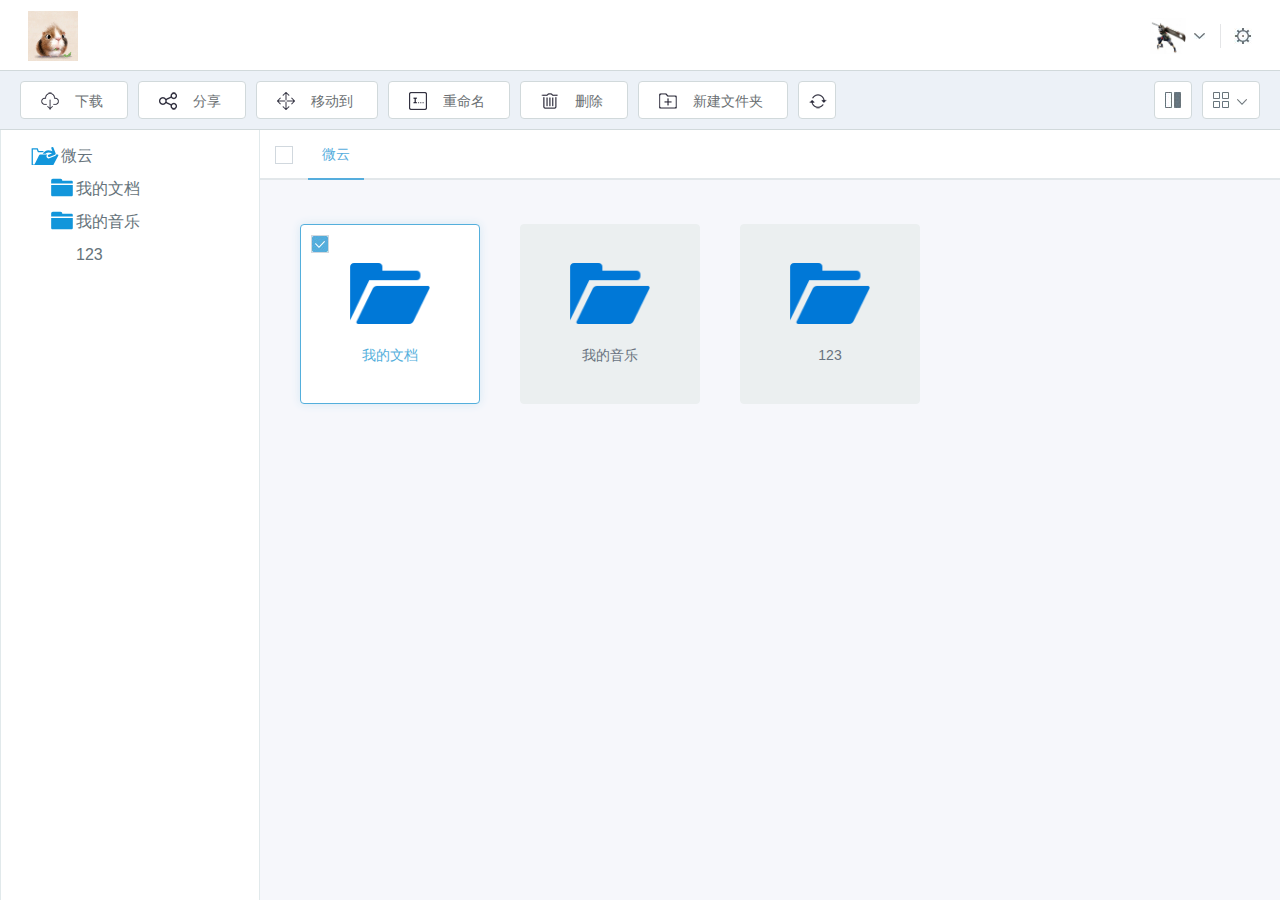
<file: 云/index.html>
<!DOCTYPE html>
<html>

<head>
    <meta charset="UTF-8">
    <title></title>
    <link rel="stylesheet" type="text/css" href="css/css.css" />
</head>

<body>
    <div id="box">
        <header id="head">
            <div id="top">
                <h1 class="title">
                    <a href="" title="妙味云盘"><img src="./img/mouse.png" alt=""> </a>
                </h1>
                <div class="right">
                    <div class="user">
                        <span><img src="img/user-ico.jpg" alt="" /></span>
                        <i></i>
                    </div>
                    <div class="gap"></div>
                    <div class="set"></div>
                </div>
            </div>
            <div id="nav">
                <ul class="nav_left" onselectstart="return false;">
                    <li><i></i>下载</li>
                    <li><i></i>分享</li>
                    <li id="remove"><i></i>移动到</li>
                    <li id="rename"><i></i>重命名</li>
                    <li id="del"><i></i>删除</li>
                    <li id="create"><i></i>新建文件夹</li>
                    <li><i></i></li>
                </ul>
                <div class="nav_right">
                    <div class="show_mode"></div>
                    <div class="sort_mode">
                        <i></i>
                        <div class="cover"></div>
                        <ul>
                            <li>按时间排列</li>
                            <li>按字母排列</li>
                            <li>显示缩略图</li>
                        </ul>
                    </div>
                </div>
            </div>
        </header>
        <section id="section">
            <div class="tree-menu" class="fix" onselectstart="return false;">
                <!-- <ul>
                    <li>
                        <div class="tree-title tree-ico open">
                            <span><i></i>微云</span>
                        </div>
                        <ul>
                            <li>
                                <div class="tree-title tree-ico close">
                                    <span><i></i>我的文档</span>
                                </div>
                            </li>
                            <li>
                                <div class="tree-title tree-ico close">
                                    <span><i></i>我的音乐</span>
                                </div>
                            </li>
                            <li>
                                <div class="tree-title tree-ico-none ">
                                    <span><i></i>123</span>
                                </div>
                            </li>
                        </ul>
                    </li> -->
                    <!-- 以下 左tree 是展开 -->
                    <!-- <li>
                        <div class="tree-title tree-ico open">
                            <span><i></i>微云</span>
                        </div>
                        <ul>
                            <li>
                                <div class="tree-title tree-ico open">
                                    <span><i></i>我的文档</span>
                                </div>
                                <ul>
                                    <li>
                                        <div class="tree-title tree-ico-none">
                                            <span><i></i>js程序设计</span>
                                        </div>
                                    </li>
                                    <li>
                                        <div class="tree-title tree-ico-none">
                                            <span><i></i>js权威指南</span>
                                        </div>
                                    </li>
                                </ul>
                            </li>
                            <li>
                                <div class="tree-title tree-ico open">
                                    <span><i></i>我的音乐</span>
                                </div>
                                <ul>
                                    <li>
                                        <div class="tree-title tree-ico open">
                                            <span><i></i>周杰伦</span>
                                        </div>
                                        <ul>
                                            <li>
                                                <div class="tree-title tree-ico-none">
                                                    <span><i></i>发如雪</span>
                                                </div>
                                            </li>
                                            <li>
                                                <div class="tree-title tree-ico-none">
                                                    <span><i></i>夜曲</span>
                                                </div>
                                            </li>
                                            <li>
                                                <div class="tree-title tree-ico-none">
                                                    <span><i></i>稻香</span>
                                                </div>
                                            </li>
                                        </ul>
                                    </li>
                                    <li>
                                        <div class="tree-title tree-ico">
                                            <span><i></i>王杰</span>
                                        </div>
                                    </li>
                                    <li>
                                        <div class="tree-title tree-ico">
                                            <span><i></i>张国荣</span>
                                        </div>
                                    </li>
                                </ul>
                            </li>
                            <li>
                                <div class="tree-title tree-ico-none ">
                                    <span><i></i>123</span>
                                </div>
                            </li>
                        </ul> -->
                    </li>
                </ul>
            </div>
            <div class="folder-content">
                <div class="breadmenu">
                    <div class="checkall">
                        <i id="checkedAll"></i>
                    </div>
                    <div class="bread-nav" onselectstart="return false;">
                        <!-- 这个是操作的东西 -->
                        <!-- <a href="javascript">微云</a>
							<span>我的文档</span> -->
                    </div>
                </div>
                <div class="f-empty"></div>
                <div id="yj-list">
                    <span class="dl">下载</span>
                    <span class="mv">移动到</span>
                    <span class="de">删除</span>
                    <span class="rn">重命名</span>
                    <span class="sh">分享</span>
                </div>
                <div id="fBox">
                    <div class="folders">
                        <!-- 这个是操作的东西 -->
                        <!-- <div class="file-item active">
                                <img src="img/folder-b.png" alt="" />
                                <span class="folder-name">JS基础课程</span>
                                <input type="text" class="editor"/>
                                <i class="checked"></i>
                            </div> -->
                    </div>
                    <div class="kuang"></div>
                </div>
            </div>
        </section>
        <div class="modal-tree">
            <h2>选择存储位置</h2>
            <p class="folderName">我的文档</p>
            <div class="content">

            </div>
            <div class="footer">
                <input type="button" name="" class="cancel" value="取消">
                <input type="button" name="" class="ok" value="确定">
                <p class="tip"></p>
            </div>
            <i class="icon_close"></i>
        </div>
        <!-- 弹框 -->
        <div id="tanbox">
            <div class="conf">
                <i class="close-ico">X</i>
                <h3 class="conf-title">删除文件</h3>
                <div class="conf-content">
                    确定要删除文件吗？
                </div>
                <div class="conf-btn">
                    <a href="javascript:;">确定</a>
                    <a href="javascript:;">取消</a>
                </div>
            </div>
        </div>
        <div class="full-tip-box">
            <span class="full-tip">
                <span class="inner">
                    <!-- <i class="ico"></i> -->
                    <span class="tip-text">新建文件夹成功</span>
                </span>
            </span>
        </div>
    </div>
    <script src="js/sql/data.js"></script>
    <script src="./js/tools/tools_2.0.js"></script>
    <script src="./js/style/style.js"></script>
    <script src="./js/tree/tree.js"></script>
    <script src="./js/folders/folders.js"></script>
    <script src="./js/folders/create.js"></script>
    <script src="./js/folders/kuang.js"></script>
    <script src="./js/folders/checkedall.js"></script>
    <script src="./js/folders/rename.js"></script>
    <script src="./js/folders/dele.js"></script>
    <script src="./js/folders/move.js"></script>
    <script src="./js/breadNav/breadNav.js"></script>
    

   
   
    <!-- <script src="js/tree.js"></script> -->
    

    <script>
        /*
        如果你把云做好，你就走进了顺利就业的那30%的人群中。
    */
        /*
            [
                {
                    name:'微云',
                    children:[
                        {
                            name:'我的音乐',
                            
                        },
                        {
                            name:'我的文档'，
                            children:[
                                {},{},{}
                            ]
                        }
                    ]
                }
            ]

            {
                "0":{
                    id:0,
                    name:'微云',
                    pid:-1
                },
                "1":{
                    id:1,
                    name:'我的音乐',
                    pid:0
                },
                "2":{
                    id:2,
                    name:'我的文档',
                    id:0
                },
                "3":{
                    id:3,
                    name:'我的爱好',
                    pid:0
                }
            }
        */
    </script>
</body>

</html>
</file>
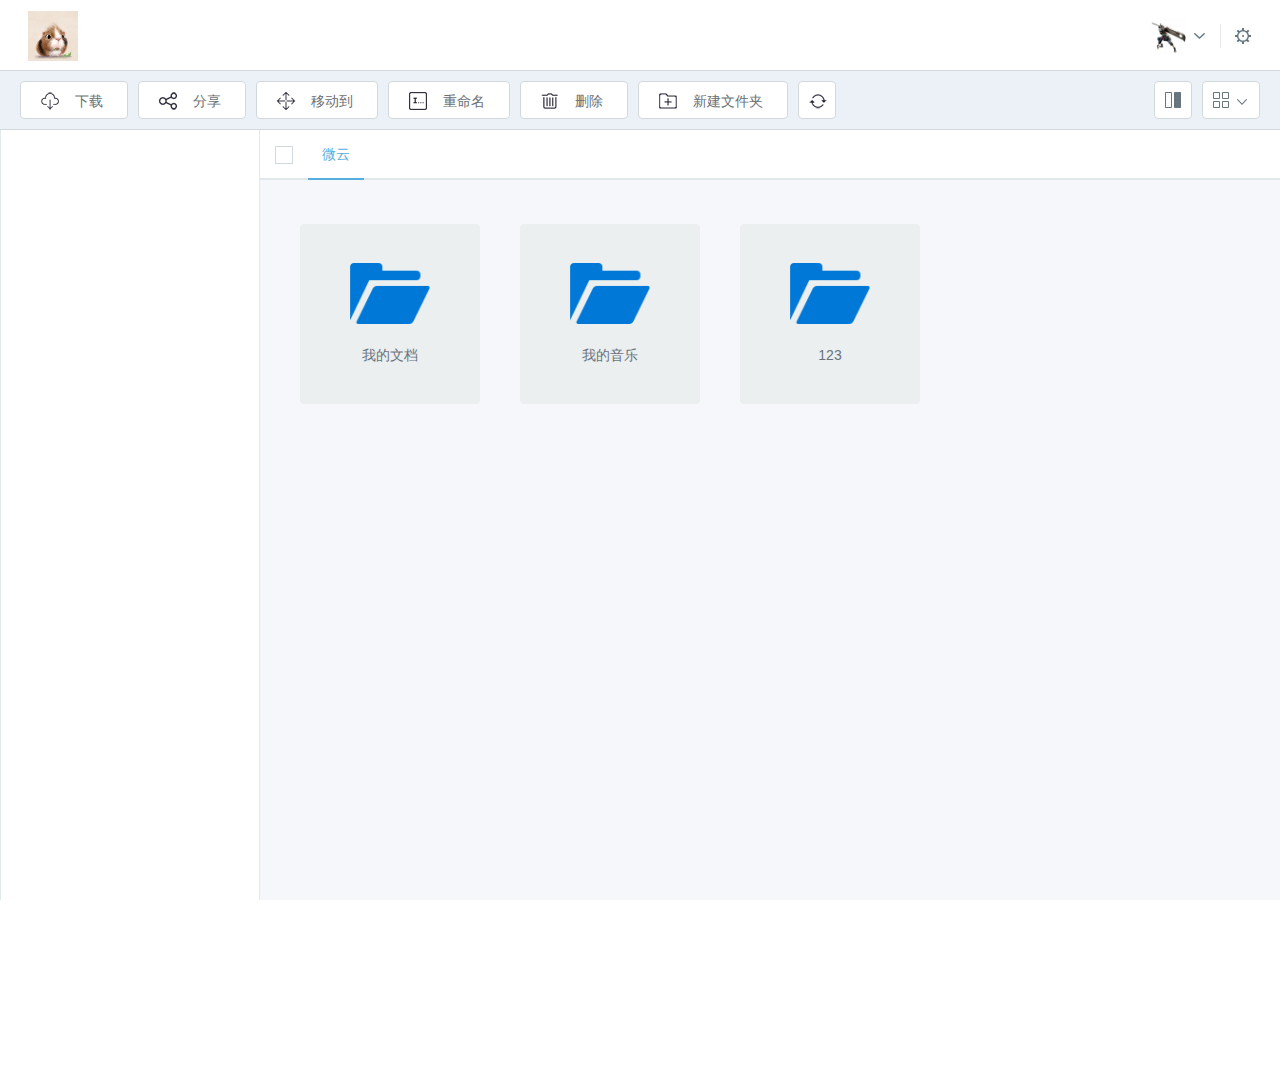
<file: 云盘-版本2/index.html>
<!DOCTYPE html>
<html>

<head>
    <meta charset="UTF-8">
    <title></title>
    <link rel="stylesheet" type="text/css" href="css/css.css" />
</head>

<body id="body">
    <div id="box">
        <header id="head">
            <div id="top">
                <h1 class="title">
                    <a href="" title="妙味云盘"><img src="./img/mouse.png" alt=""> </a>
                </h1>
                <div class="right">
                    <div class="user">
                        <span><img src="img/user-ico.jpg" alt="" /></span>
                        <i></i>
                    </div>
                    <div class="gap"></div>
                    <div class="set"></div>
                </div>
            </div>
            <div id="nav">
                <ul class="nav_left" onselectstart="return false;">
                    <li><i></i>下载</li>
                    <li><i></i>分享</li>
                    <li id="remove"><i></i>移动到</li>
                    <li id="rename"><i></i>重命名</li>
                    <li id="del"><i></i>删除</li>
                    <li id="create"><i></i>新建文件夹</li>
                    <li><i></i></li>
                </ul>
                <div class="nav_right">
                    <div class="show_mode"></div>
                    <div class="sort_mode">
                        <i></i>
                        <div class="cover"></div>
                        <ul>
                            <li>按时间排列</li>
                            <li>按字母排列</li>
                            <li>显示缩略图</li>
                        </ul>
                    </div>
                </div>
            </div>
        </header>
        <section id="section">
            <div class="tree-menu" class="fix" onselectstart="return false;">
                <!-- <ul>
                    <li>
                        <div class="tree-title tree-ico open">
                            <span><i></i>微云</span>
                        </div>
                        <ul>
                            <li>
                                <div class="tree-title tree-ico close">
                                    <span><i></i>我的文档</span>
                                </div>
                            </li>
                            <li>
                                <div class="tree-title tree-ico close">
                                    <span><i></i>我的音乐</span>
                                </div>
                            </li>
                            <li>
                                <div class="tree-title tree-ico-none ">
                                    <span><i></i>123</span>
                                </div>
                            </li>
                        </ul>
                    </li> -->
                <!-- 以下 左tree 是展开 -->
                <!-- <li>
                        <div class="tree-title tree-ico open">
                            <span><i></i>微云</span>
                        </div>
                        <ul>
                            <li>
                                <div class="tree-title tree-ico open">
                                    <span><i></i>我的文档</span>
                                </div>
                                <ul>
                                    <li>
                                        <div class="tree-title tree-ico-none">
                                            <span><i></i>js程序设计</span>
                                        </div>
                                    </li>
                                    <li>
                                        <div class="tree-title tree-ico-none">
                                            <span><i></i>js权威指南</span>
                                        </div>
                                    </li>
                                </ul>
                            </li>
                            <li>
                                <div class="tree-title tree-ico open">
                                    <span><i></i>我的音乐</span>
                                </div>
                                <ul>
                                    <li>
                                        <div class="tree-title tree-ico open">
                                            <span><i></i>周杰伦</span>
                                        </div>
                                        <ul>
                                            <li>
                                                <div class="tree-title tree-ico-none">
                                                    <span><i></i>发如雪</span>
                                                </div>
                                            </li>
                                            <li>
                                                <div class="tree-title tree-ico-none">
                                                    <span><i></i>夜曲</span>
                                                </div>
                                            </li>
                                            <li>
                                                <div class="tree-title tree-ico-none">
                                                    <span><i></i>稻香</span>
                                                </div>
                                            </li>
                                        </ul>
                                    </li>
                                    <li>
                                        <div class="tree-title tree-ico">
                                            <span><i></i>王杰</span>
                                        </div>
                                    </li>
                                    <li>
                                        <div class="tree-title tree-ico">
                                            <span><i></i>张国荣</span>
                                        </div>
                                    </li>
                                </ul>
                            </li>
                            <li>
                                <div class="tree-title tree-ico-none ">
                                    <span><i></i>123</span>
                                </div>
                            </li>
                        </ul>
                    </li> -->
                <!-- </ul> -->
            </div>
            <div class="folder-content">
                <div class="breadmenu">
                    <div class="checkall">
                        <i id="checkedAll"></i>
                    </div>
                    <div class="bread-nav" onselectstart="return false;">
                        <!-- 这个是操作的东西 -->
                        <!-- <a href="javascript">微云</a>
							<span>我的文档</span> -->
                    </div>
                </div>
                <div class="f-empty"></div>
                <div id="yj-list">
                    <span class="dl">下载</span>
                    <span class="mv">移动到</span>
                    <span class="de">删除</span>
                    <span class="rn">重命名</span>
                    <span class="sh">分享</span>
                </div>
                <div id="fBox">
                    <div class="folders">
                        <!-- 这个是操作的东西 -->
                        <!-- <div class="file-item active">
                                <img src="img/folder-b.png" alt="" />
                                <span class="folder-name">JS基础课程</span>
                                <input type="text" class="editor"/>
                                <i class="checked"></i>
                            </div> -->
                    </div>
                    <div class="kuang"></div>
                </div>
            </div>
        </section>
        <div class="modal-tree">
            <h2>选择存储位置</h2>
            <p class="folderName">我的文档</p>
            <div class="content">

            </div>
            <div class="footer">
                <input type="button" name="" class="cancel" value="取消">
                <input type="button" name="" class="ok" value="确定">
                <p class="tip"></p>
            </div>
            <i class="icon_close"></i>
        </div>
        <!-- 弹框 -->
        <div id="tanbox">
            <div class="conf">
                <i class="close-ico">X</i>
                <h3 class="conf-title">删除文件</h3>
                <div class="conf-content">
                    确定要删除文件吗？
                </div>
                <div class="conf-btn">
                    <a href="javascript:;">确定</a>
                    <a href="javascript:;">取消</a>
                </div>
            </div>
        </div>
        <div class="full-tip-box">
            <span class="full-tip">
                <span class="inner">
                    <!-- <i class="ico"></i> -->
                    <span class="tip-text">新建文件夹成功</span>
                </span>
            </span>
        </div>
    </div>
    <script src="js/sql/data.js"></script>
    <script src="js/tools/tools_2.0.js"></script>
    <script src="js/style/style.js"></script>
    <script src="js/folders/folders.js"></script>
    <script src="js/folders/create.js"></script>
    <script src="js/folders/breadmenu.js"></script>
    <script src="js/folders/marquee.js"></script>
    <script src="js/folders/checkedAll.js"></script>
</body>

</html>
</file>
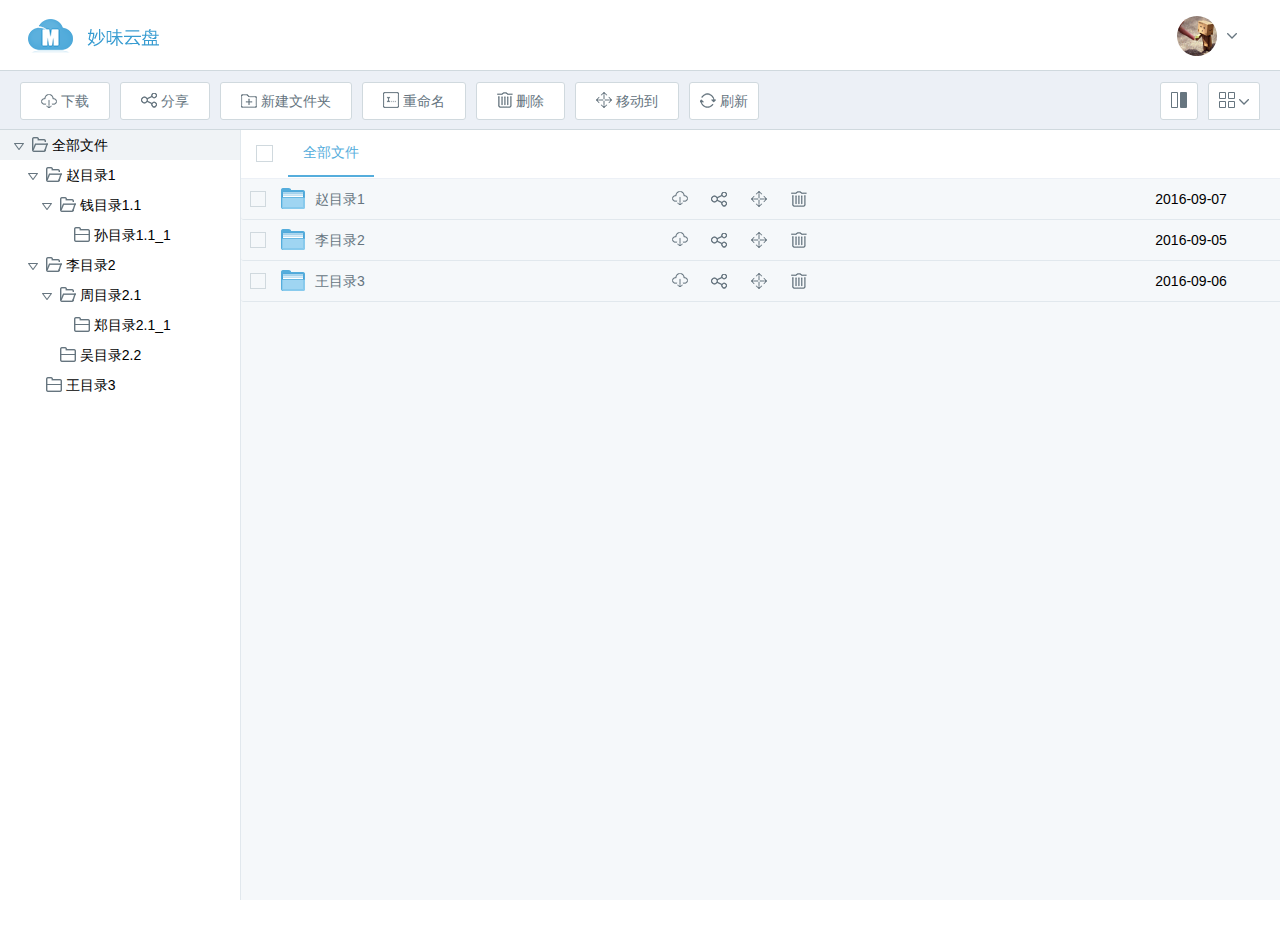
<file: 云盘-版本3/index.html>
<!DOCTYPE html>
<html>
	<head>
		<meta charset="UTF-8">
		<title></title>
		<link rel="stylesheet" href="css/animate.min.css" />
		<link rel="stylesheet" href="css/main.css" />
	</head>
	<body>
		<div class="xiaoF_weiyun">
			
			<!--header start-->
			<div class="header">
				
				<!--logo-->
				<a href="javascript:void(0)" class="logo">
					<span class="icon"></span>
				</a>
				
				<div class="userinfo" id="mainUser-info">
					<!--user 图标-->
					<div class="userheder">
						<a href="javascript:void(0)">
							<span class="headerPic">
								<img src="images/pic.jpg" width="40" height="40" />
							</span>
							<em class="icon"></em>
						</a>
					</div>
					
					<!--功能菜单-->
					<div class="infosTool">
						<div class="ui-head">
							<span class="nick_name">饭</span>
						</div>
						<ul class="info-menu">
							<li><a href="javascript:void(0)" style="cursor: not-allowed;">开通会员</a></li>
							<li><a href="javascript:void(0)" id="sendComments">留言板</a></li>
							<li><a href="javascript:void(0)" style="cursor: not-allowed;">退出</a></li>
						</ul>
					</div>
				</div>
			</div>
			<!--header start-->
			
			
			<!--工具菜单toolMenu start-->
			<div class="toolMenu">
				
				<!--工具按钮-->
				<a href="javascript:void(0)" class="download" id="download">
					<i class="icon"></i>
					<span>下载</span>
				</a>
				<a href="javascript:void(0)" class="share" id="share">
					<i class="icon"></i>
					<span>分享</span>
				</a>
				
				<a href="javascript:void(0)" class="newfolder" id="newfolder">
					<i class="icon"></i>
					<span>新建文件夹</span>
				</a>
				
				<a href="javascript:void(0)" class="rename" id="rename">
					<i class="icon"></i>
					<span>重命名</span>
				</a>
				
				<a href="javascript:void(0)" class="cancle" id="cancle">
					<i class="icon"></i>
					<span>删除</span>
				</a>
				<a href="javascript:void(0)" class="move" id="move">
					<i class="icon"></i>
					<span>移动到</span>
				</a>
				
				<a href="javascript:void(0)" class="refresh" id="refresh">
					<i class="icon"></i>
					<span>刷新</span>
				</a>
				
				<!--切换视图及排序区-->
				<div class="view">
					
					<!--查看目录树-->
					<a href="javascript:void(0)" class="treeMenu" id="changeView" data-view="list" title="切换视图方式">
						<i class="icon"></i>
					</a>
					
					<!--排序-->
					<div class="viewdetails" id="viewMode">
						<a href="javascript:void(0)" class="sortMode" title="排序方式">
							<i class="icon icon1"></i>
							<i class="icon icon2"></i>
						</a>
						<div class="sortMd_lists">
							<ul>
								<li>
									<a href="javascript:void(0)" class="sort_timer" id="sort_timer" data-sortMode = "up" title="升序">
										<i class="icon"></i>
										<span>按时间排序</span>
									</a>
								</li>
								<li>
									<a href="javascript:void(0)" class="sort_letter" id="sort_letter">
										<i class="icon"></i>
										<span>按字母排序</span>
									</a>
								</li>
								<li>
									<a href="javascript:void(0)" class="show_thumbnail" id="show_thumbnail">
										<i class="icon"></i>
										<span>显示缩略图</span>
									</a>
								</li>
							</ul>
						</div>
					</div>
				</div>
			</div>
			<!--工具菜单toolMenu start-->
			
			<!--mainContent-->
			<div class="main" id="mainView">
				<!--left-->
				<div class="left treeMenu">
					<!--树形目录-->
					<div id="treeMenu"></div>
				</div>
				
				<!--right-->
				<div class="right" id="panelArea">
					
					<!--nav 面包屑导航-->
					<div class="nav">
						<div class="navbox">
							<a href="javascript:void(0)" class="selectFiles" id="selectAllFiles" title="selectAll"></a>
							<ul id="breadNav"></ul>
						</div>
					</div>
					
					<!--暂无文件提示-->
					<div class="noFileTips" id="noFileTips">
						<div class="nullfile">
							<span class="icon"></span>
							<p>暂无文件</p>
							<p>请点击左上角的“上传”按钮添加</p>
						</div>
					</div>
					
					<!--视图方式：图标形式-->
					<div class="view-of-icon" id="view-of-icon">
						<div class="vi-panel">
							
							<!--视图列表-->
							<div class="toolpanel details" id="filesView"  style="display: none;"></div>
							
							<!--详细列表-->
							<div class="fileListView details" id="filesLists"></div>
							
						</div>
					</div>
				</div>
			</div>
		</div>
		
		<!--遮盖层-->
		<div class="tm-overlay" id="overlayout"></div>
		
		<!--分享-->
		<div class="shareS" id="shareS">
			<div class="shareTle">
				请选择分享的位置
				<a class="close"></a>
			</div>
			<div class="bdsharebuttonbox" data-tag="share_1">
				<a class="bds_qzone" data-cmd="qzone" href="javascript:void(0)"  title="分享到朋友圈">朋友圈</a>
				<a class="bds_weixin" data-cmd="weixin" href="javascript:void(0)" title="分享到微信">微信</a>
				<a class="bds_sqq" data-cmd="sqq" href="javascript:void(0)"  title="分享给QQ好友">QQ好友</a>
				<a class="bds_mail" data-cmd="mail" href="javascript:void(0)"  title="用电子邮件分享">电子邮件</a>
				<a class="bds_more" href="javascript:void(0)" target="_blank" data-cmd="more">更多</a>
				<script>
					window._bd_share_config = {
						common : {
							bdText : '人生如戏，全靠演技，戏如人生，何必当真',	
							bdDesc : '我想对你说：嘿嘿嘿',	
							bdUrl : 'http://user.qzone.qq.com/891779683/blog/1278916664'
						},
						share : [{
							"bdSize" : 24
						}]
					}
					with(document)0[(getElementsByTagName('head')[0]||body).appendChild(createElement('script')).src='http://bdimg.share.baidu.com/static/api/js/share.js?cdnversion='+~(-new Date()/36e5)];
				</script>
				
			</div>
			
			<div class="cancles">
				<a href="javascript:void(0)" class="cancle">取消</a>
			</div>
		</div>
		
		<!--移动到提示-->
		<div class="moveToOther" id="moveToOther">
			<div class="m_title">
				<span>请选择移动位置</span>
				<a href="javascript:void(0)" class="close"></a>
			</div>
			<div class="selarea">
				<div class="fileName">
					<span class="icon"></span>
					<span class="name">js基础课程</span>
				</div>
				<!--文件目录-->
				<div class="treeMenuPanel treeMenu" id="treeMenuPanel"> 
				</div>
			</div>
			<div class="btnsCol">
				<a href="javascript:void(0)" class="sure">确定</a>
				<a href="javascript:void(0)" class="cancle">取消</a>
			</div>
		</div>
		
		<!--遮盖层-->
		<div class="tm-overlay" id="messageslay"></div>
		
		<!--留言板-->
		<div class="messages" id="messages" style="display: none;">
			<div class="titles">
				<span>留言板:</span>
				<a href="javscript:void(0)" title="关闭" class="close"></a>
			</div>			
			<div class="commentsbox">
				<div class="say">
					<textarea class="comment-text" id="comment-text" placeholder="光标闪闪抒想法，键盘声声送评论。喂，留个言呗，反正我也看不到！"></textarea>
					<button type="button" class="btn_comment" data-text="发表评论">发表评论</button>
					<p class="wordcount"><span>还可以输入</span><span class="num" id="CtNum">182</span><span>字</span></p>
				</div>
				<!--排列列表-->
				<div class="comment-lists"></div>
			</div>
		</div>
		
		<input type="hidden" id="getPidInput" value="0"/>
		<script type="text/javascript" src="js/jquery-1.11.1.min.js" ></script>
		<script type="text/javascript" src="js/data.js"></script>
		<script type="text/javascript" src="js/py.js"></script>
		<script type="text/javascript" src="js/dataControl.js"></script>
		<script type="text/javascript" src="js/template.js"></script>
		<script type="text/javascript" src="js/tm_tips.js"></script>
		<script type="text/javascript" src="js/tm_dialog.js"></script>
		<script type="text/javascript" src="js/tm_moves.js"></script>
		<script type="text/javascript" src="js/index.js"></script>
		<script type="text/javascript">
			$(function(){
				wy();
			});
		</script>
	</body>
</html>
</file>
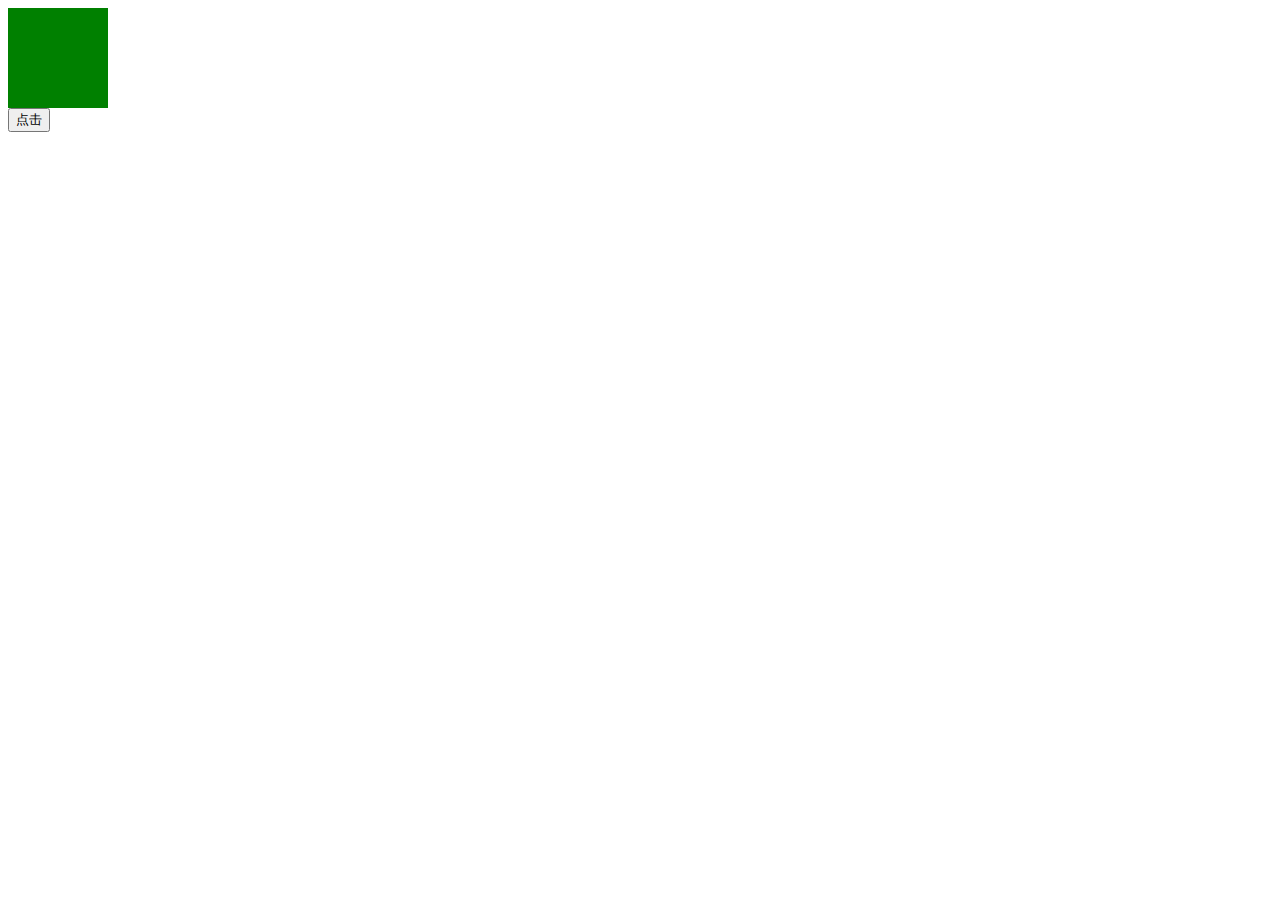
<file: 云盘-版本2/js/folders/1.html>
<!DOCTYPE html>
<html lang="en">
<head>
    <meta charset="UTF-8">
    <meta name="viewport" content="width=device-width, initial-scale=1.0">
    <meta http-equiv="X-UA-Compatible" content="ie=edge">
    <title>Document</title>
    <style>
        .border{
            border: 2px solid #000;
        }
        .green{
            background: green;
        }
        div{
            width: 100px;
            height: 100px;
        }
    </style>
</head>
<body>
    <div class="green"></div>
    <button id="btn">点击</button>
    <script>
        let div = document.querySelector('.green');
        btn.onclick = function(){
            let res = div.classList.toggle('border');
            console.log(res)
        }
    </script>
</body>
</html>
</file>
<file: 云/css/css.css>
body,h1{
	margin:0;
}
ul{
	list-style: none;
	margin:0;
	padding:0px;
}
img{
	border:none;
	vertical-align: top;
}
a{
	text-decoration: none;
	color:#69747a;
}
body{
	font-family: "微软雅黑",arial,'宋体';
	font-size:14px;
	position: relative;
}
.fix:after{
	content: '';
	display: block;
	clear: both;
}
html,body{
	width:100%;
	height:100%;
	overflow: hidden;
}
#box{
	width:100%;
	height:100%;
	min-width: 1024px;
	position: relative;
}
#top{
	height:70px;
	border-bottom:1px solid #d1d9db;
}
.title{
	float:left;
	width:136px;
	height:36px;
	margin:18px 0 0 28px;
	/* background: url(../img/tt.jpg); */
}
.title a{
	float:left;
	width:136px;
	height:36px;
}
.title img{
	margin-top: -7px;
	width:50px;
	height:50px;
}
.right{
	width:102px;
	height:36px;
	float:right;
	margin:18px 28px 0 0;
}
.user{
	float:left;
	width:55px;
	height:36px;
	margin-right:15px;
}
.user span{
	float:left;
	width:36px;
	height:36px;
	margin-right:8px;
}
.user span img{
	float:left;
	width:36px;
	height:36px;
	
}
.user i{
	float: left;
	width:11px;
	height:36px;
	background: url(../img/jt.jpg) no-repeat left center;
}
.gap{
	float:left;
	width:1px;
	height:24px;
	margin-top:6px;
	background: #e4e5e7;
	margin-right:13px;
}
.set{
	float:left;
	width:18px;
	height:16px;
	background: url(../img/set.jpg) no-repeat;
	margin-top:10px;
}
#nav{
	width:100%;
	height:58px;
	border-bottom:1px solid #d1d9db;
	background: #ecf1f7;
}
.nav_left{
	float:left;
	padding-left:20px;
}
.nav_left li{
	float:left;
	margin-right:10px;
	padding:0 24px 0 54px;
	color:#6b7073;
	height:36px;
	line-height:38px;
	border:1px solid #d1d9db;
	border-radius: 4px;
	margin-top:10px;
	cursor: pointer;
	background: #fff;
	position: relative;
}
.nav_left li:hover{
	color:#56acdf;
	border-color: #56acdf;
}
.nav_left li i{
	position: absolute;
	left:20px;
	top:10px;
	width:20px;
	height:20px;
}
.nav_left li:nth-of-type(1) i{
	background: url(../img/download.png) no-repeat;
}
.nav_left li:nth-of-type(2) i{
	background:url(../img/fenxiang.png) no-repeat;
}
.nav_left li:nth-of-type(3) i{
	background: url(../img/move.png) no-repeat;
}
.nav_left li:nth-of-type(4) i{
	background: url(../img/ming.png) no-repeat;
}
.nav_left li:nth-of-type(5) i{
	background: url(../img/delete.png) no-repeat;
}
.nav_left li:nth-of-type(6) i{
	background: url(../img/create.png) no-repeat;
}
.nav_left li:nth-of-type(7) i{
	background: url(../img/refresh.png) no-repeat;
}
.nav_left li:last-of-type i{
	left:10px;
	top:10px;
}
.nav_left li:last-of-type{
	padding:0;
	height:36px;
	width:36px;
	margin-right:0;
}
.nav_right{
	float:right;
	padding-right:20px;
	width:106px;
	margin-top:10px;
	height:38px;
}
.nav_right .show_mode{
	float:left;
	width:36px;
	height:36px;
	border:1px solid #d1d9db;
	background:#fff url(../img/ico_type.jpg) no-repeat 10px 10px;
	border-radius: 4px;
	margin-right:10px;
}
/*sel1是按缩略图排列时的class*/
.nav_right .sel1{
	border-color: #56acdf;
	background: #56acdf url(../img/ico_type2.jpg) no-repeat 10px 10px;
}
.nav_right .sort_mode{
	position: relative;
	float:left;
	width:56px;
	height:36px;
	border:1px solid #d1d9db;
	border-radius: 4px;
	background:#fff url(../img/sort_type.png) no-repeat 10px 10px;
}
/*sel2是选中排列方式时的class*/
.nav_right .sel2{
	border-color:#53aedb;
	background:#fff url(../img/sort_type2.png) no-repeat 10px 10px;
}
.sort_mode i{
	position: absolute;
	width:10px;
	height:6px;
	background: url(../img/jt2.png) no-repeat;
	right:12px;
	top:17px;
}
.nav_right .sel2 i{
	background: url(../img/jt3.png) no-repeat;
}
.sort_mode .cover{
	display: none;
	width:56px;
	height:14px;
	background: #fff;
	z-index: 10;
	position: absolute;
	bottom:-12px;
	left:-1px;
	border-left:1px solid #53aedb;
	border-right:1px solid #53aedb;
}
.nav_right .sel2 .cover{
	display: block;
}
.sort_mode ul{
	display:none;
	width:130px;
	height:108px;
	position: absolute;
	left:-75px;
	bottom:-121px;
	border:1px solid #53aedb;
	border-radius: 4px 0 4px 4px;
	z-index: 1;
	overflow: hidden;
}
.sort_mode ul li{
	width:130px;
	height:36px;
	text-indent: 40px;
	color: #6e7881;
	font-size: 14px;
	line-height:36px;
}
.sort_mode ul li:nth-of-type(1){
	background: #fff url(../img/sj.png) no-repeat 10px 10px;
}
.sort_mode ul li:nth-of-type(2){
	background: #e1e8ee url(../img/zimu.png) no-repeat 10px 10px;
}
.sort_mode ul li:nth-of-type(3){
	background: #fff url(../img/suolve.png) no-repeat 10px 10px;
}
.nav_right .sel2 ul{
	display: block;
}
#section{
	width:100%;
	position: relative;
}
.folder-content{
	padding-left:259px;
	height:100%;
	border-left:1px solid #e1e9eb;
}
.tree-menu{
	width:249px;
	border-right:1px solid #e1e9eb;
	position: absolute;
	top:0;
	left:0;
	height:100%;
	font-size:16px;
	line-height:32px;
	padding:10px 5px 0 5px;
	color:#66737b;
	overflow: auto;
}
.tree-title{
	position: relative;
	margin-bottom:1px;
}
.tree-menu .active,.content .active{
	background: red;
	color:#fff;
	font-size: 30px;
}
.tree-title:hover{
	background: #f1f1f1;
}
.tree-title span{
	display: block;
	padding-left:10px;
	line-height:32px;
	cursor: default;
}
.tree-title i{
	float:left;
	width: 34px;
    height: 30px;
    margin-top: -5px;
    margin-left: 12px;
}
.tree-ico i{
	background: url(../img/folder_jt1.png) no-repeat 4px 4px;;
}/* 这个先不看 */
.open i{
	background: url(../img/folder_jt2.png) no-repeat 2px 6px;
}
/*此行先注销*/
/* .open span{
	background: url(../img/s_folder1.png) no-repeat 28px 9px;
} */
/*没有小三角 */
.tree-ico-none i{
	background:none;
}
.breadmenu{
	height:48px;
	border-bottom:2px solid #e2e7ea;
	background: #fff;
	line-height:48px;
}
.breadmenu .checkall{
	float:left;
	height:48px;
	width:48px;
	/*margin-right:12px;*/
	text-align: center;
}
.checkall i{
	width:16px;
	height:16px;
	display: inline-block;
	vertical-align: middle;
	border:1px solid #d1d8de;
	background: #fff;
	font-size:0;
}
.checkall .checked{
	background: url(../img/checked.png) no-repeat;
}
.bread-nav a{
	padding:0 24px 0 14px;
	height:48px;
	float:left;
	color:#2f3334;
	font-size:14px;
	line-height:48px;
	background: url(../img/br_jt.png) no-repeat right center;
}
.bread-nav span{
	float:left;
	height:48px;
	padding:0 14px;
	color:#55addd;
	line-height:48px;
	border-bottom:2px solid #55addd;
	cursor: default;
}
.f-empty{
	width:100%;
	height:100vh;
	display: none;
	background:#f6f7fb url(../img/cover-bg.png) no-repeat 44% 40%;
}
.folders{
	padding:44px 0 0 40px;
	width:100%;
	height:100%;
	box-sizing: border-box;
	background: #f6f7fb;
	overflow: auto;
}
#fBox{
	height: 100%;
	position: relative;
}
.kuang{
	display: none;
	width: 0;
	height: 0;
	position: absolute;
	top: -10px;
	left: -10px;
	background: rgba(0,133,188,0.1);
	border:1px dotted #000;

}
.folders .file-item{
	float:left;
	margin-right:40px;
	margin-bottom:40px;
	width:180px;
	height:180px;
	box-sizing: border-box;
	background: #ebeff0;
	border-radius: 4px;
	position: relative;
	line-height:120px;
	text-align: center;
	border:1px solid #ebeff0;
	cursor: pointer;
}
.folders .active{
	background: #fff;
	border:1px solid #54afdc;
	box-shadow: 0px 0px 10px #d6e8f4;
}
.folders .active span{
	color:#54afdc;
}
.folders .file-item:hover{
	background: #fff;
	border:1px solid #54afdc;
	box-shadow: 0px 0px 10px #d6e8f4;
}
.folders .file-item:hover i{
	border:1px solid #d1d8de;
}
.folders .file-item:hover span{
	color:#54afdc;
}
.folders .file-item i{
	cursor: default;
	position: absolute;
	left:10px;
	top:10px;
	width:16px;
	height:16px;
}
.folders .hov{
	background: #fff;
	border:1px solid #54afdc;
	box-shadow: 0px 0px 10px #d6e8f4;
}
.folders .hov i{
	border:1px solid #d1d8de;
}
.folders .checked{
	border:1px solid #d1d8de;
	background: url(../img/checked.png) no-repeat;
}
.folders .file-item img{
	/* 宽度先注释掉 */
	width:80px;
	/* height:72px; */
	vertical-align:-34px ;
}
/* 这个是写好的名字 */
.folder-name{
	display: block;
	width:150px;
	height:20px;
	line-height:20px;
	color:#69737f;
	margin:0 auto;
}
/* 这个是输入时候的名字 */
.editor{
	display: none;
	width:120px;
	height:20px;
	line-height:20px;
	color:#69737f;
	margin:0 auto;
	text-align: center;
}
#tanbox{
	width:100%;
	height:100%;
	background: rgba(0,0,0,0.3);
	position: absolute;
	left:0;
	top:0;
	display: none;
}
#tanbox .conf{
	width:360px;
	height:200px;
	background: #fff;
	position: fixed;
	left:50%;
	top:50%;
	margin-left:-180px;
	margin-top:-100px;
	border-radius: 4px;
	box-shadow: 0px 0px 6px #f1f1f1;
}
.conf .conf-title{
	font:normal 18px/46px "微软雅黑";
	padding:0 20px;
	margin:0;
	border-bottom:1px solid #ccc;
}
.conf .conf-content{
	padding:40px 40px 20px 40px;
	text-align: center;
}
.conf .conf-btn{
	margin-top:20px;
	padding-right:40px;
	text-align: right;
}
.conf-btn a{
	display: inline-block;
	width:60px;
	height:26px;
	margin-left:10px;
	border-radius: 15px;
	background: #ccc;
	text-align: center;
	font:14px/26px "微软雅黑";
	color:#fff;
}
.conf-btn a:nth-of-type(1){
	background: #00BFFF;
}
.conf .close-ico{
	position: absolute;
	right:10px;
	top:10px;
	width:20px;
	height:20px;
	text-align: center;
	border: 1px solid #ccc;
	color: #ccc;
	font:normal 16px/20px "微软雅黑";
	cursor: pointer;
}
.conf .close-ico:hover{
	background: #999;
	color:#fff;
}
#yj-list{
	position: absolute;
	width:80px;
	height:155px;
	background: #fff;
	display: none;
	z-index: 10000;
	border: 1px solid #ccc;
}
#yj-list span{
	display: block;
	padding: 0 10px;
	height:30px;
	line-height:30px;
	border-bottom:1px solid #fff;
	color:#999;
	cursor: default;
}
#yj-list span:hover{
	background: #f1f1f1;
}
.full-tip-box{
	position: fixed;
    top: -40px;
    z-index: 1001;
    text-align: center;
    width: 200px;
    left: 50%;
    margin-left: -100px;
	/* transition:.3s; */
	background: #00BFFF;
	color: #fff;
	height: 40px;
	line-height: 40px;
}
.full-tip {
    display: inline-block;
    border-radius: 0 0 3px 3px;
    /* background: #fff; */
}

.full-tip .inner {
    position: relative;
    display: inline-block;
}
.full-tip .ico {
    position: absolute;
    left: 38px;
    top: 0;
    width: 24px;
    height: 32px;
    background: url(../img/full-tip-s.png) no-repeat 0 4px ;
}
.full-tip .tip-text {
    display: inline-block;
    /* padding: 8px 38px 10px 70px; */
    color: #fff;
    line-height: 20px;
    font-size: 20px;
    text-align: center;
}

.err,.ok,.warn{
    top:0;
}

.err .full-tip{
    background: red;
}
.err .ico {
    background: url(../img/full-tip-w.png) no-repeat 0 2px ;
}

.ok .full-tip {
    background: #75bc0f;
}

.ok .ico {
   background: url(../img/full-tip-s.png) no-repeat 0 2px ;
}

.warn .full-tip {
    background: #f49918;
}
.warn .ico {
     background: url(../img/full-tip-w.png) no-repeat 0 2px ;
}
.dragbox{
	position: absolute;
	width:40px;
	height:40px;
	border-radius: 50%;
	background: rgba(0,80,180,0.5);
	left:0;
	top:0;
	text-indent: 10px;
	font:20px/40px "微软雅黑";
	color: #fff;
	cursor: default;
}

.modal-tree{
	overflow: hidden;
	height: 416px;
	width: 406px;
	border: 2px solid #55addb;
	border-radius: 5px;
	position: absolute;
	left: 50%;
	top:50%;
	background: #fff;
	display: none;
	margin: -208px 0 0 -203px;
}

.modal-tree h2{
	margin: 20px;
	color: #000;
}

.modal-tree .folderName{
	overflow: hidden;
	color: #66757f;
	margin-left: 20px;
	padding-left: 34px;
	background: url(../img/small_folder.png) no-repeat;
	height: 21px;
}
.modal-tree .content{
	overflow: auto;
	width: 358px;
	height: 238px;
	margin: 18px 0 25px 21px;
	border: 1px solid #e5e6e8;
}

.modal-tree .btn{
	margin-top: 0;
}

.icon_close {
    position: absolute;
    right: 15px;
    top: 16px;
    background: url(../img/icon_close.png) no-repeat;
    height: 15px;
    width: 15px;
}
.footer p ,.footer input {
	float: right;
	margin: 0px 10px;
}

.footer p {
	margin: 0;
	color: red;
}
</file>
<file: 云盘-版本2/css/css.css>
body,h1{
	margin:0;
}
ul{
	list-style: none;
	margin:0;
	padding:0px;
}
img{
	border:none;
	vertical-align: top;
}
a{
	text-decoration: none;
	color:#69747a;
}
body{
	font-family: "微软雅黑",arial,'宋体';
	font-size:14px;
	position: relative;
}
.fix:after{
	content: '';
	display: block;
	clear: both;
}
html,body{
	width:100%;
	height:100%;
	overflow: hidden;
}
#box{
	width:100%;
	height:100%;
	min-width: 1024px;
	position: relative;
}
#top{
	height:70px;
	border-bottom:1px solid #d1d9db;
}
.title{
	float:left;
	width:136px;
	height:36px;
	margin:18px 0 0 28px;
	/* background: url(../img/tt.jpg); */
}
.title a{
	float:left;
	width:136px;
	height:36px;
}
.title img{
	margin-top: -7px;
	width:50px;
	height:50px;
}
.right{
	width:102px;
	height:36px;
	float:right;
	margin:18px 28px 0 0;
}
.user{
	float:left;
	width:55px;
	height:36px;
	margin-right:15px;
}
.user span{
	float:left;
	width:36px;
	height:36px;
	margin-right:8px;
}
.user span img{
	float:left;
	width:36px;
	height:36px;
	
}
.user i{
	float: left;
	width:11px;
	height:36px;
	background: url(../img/jt.jpg) no-repeat left center;
}
.gap{
	float:left;
	width:1px;
	height:24px;
	margin-top:6px;
	background: #e4e5e7;
	margin-right:13px;
}
.set{
	float:left;
	width:18px;
	height:16px;
	background: url(../img/set.jpg) no-repeat;
	margin-top:10px;
}
#nav{
	width:100%;
	height:58px;
	border-bottom:1px solid #d1d9db;
	background: #ecf1f7;
}
.nav_left{
	float:left;
	padding-left:20px;
}
.nav_left li{
	float:left;
	margin-right:10px;
	padding:0 24px 0 54px;
	color:#6b7073;
	height:36px;
	line-height:38px;
	border:1px solid #d1d9db;
	border-radius: 4px;
	margin-top:10px;
	cursor: pointer;
	background: #fff;
	position: relative;
}
.nav_left li:hover{
	color:#56acdf;
	border-color: #56acdf;
}
.nav_left li i{
	position: absolute;
	left:20px;
	top:10px;
	width:20px;
	height:20px;
}
.nav_left li:nth-of-type(1) i{
	background: url(../img/download.png) no-repeat;
}
.nav_left li:nth-of-type(2) i{
	background:url(../img/fenxiang.png) no-repeat;
}
.nav_left li:nth-of-type(3) i{
	background: url(../img/move.png) no-repeat;
}
.nav_left li:nth-of-type(4) i{
	background: url(../img/ming.png) no-repeat;
}
.nav_left li:nth-of-type(5) i{
	background: url(../img/delete.png) no-repeat;
}
.nav_left li:nth-of-type(6) i{
	background: url(../img/create.png) no-repeat;
}
.nav_left li:nth-of-type(7) i{
	background: url(../img/refresh.png) no-repeat;
}
.nav_left li:last-of-type i{
	left:10px;
	top:10px;
}
.nav_left li:last-of-type{
	padding:0;
	height:36px;
	width:36px;
	margin-right:0;
}
.nav_right{
	float:right;
	padding-right:20px;
	width:106px;
	margin-top:10px;
	height:38px;
}
.nav_right .show_mode{
	float:left;
	width:36px;
	height:36px;
	border:1px solid #d1d9db;
	background:#fff url(../img/ico_type.jpg) no-repeat 10px 10px;
	border-radius: 4px;
	margin-right:10px;
}
/*sel1是按缩略图排列时的class*/
.nav_right .sel1{
	border-color: #56acdf;
	background: #56acdf url(../img/ico_type2.jpg) no-repeat 10px 10px;
}
.nav_right .sort_mode{
	position: relative;
	float:left;
	width:56px;
	height:36px;
	border:1px solid #d1d9db;
	border-radius: 4px;
	background:#fff url(../img/sort_type.png) no-repeat 10px 10px;
}
/*sel2是选中排列方式时的class*/
.nav_right .sel2{
	border-color:#53aedb;
	background:#fff url(../img/sort_type2.png) no-repeat 10px 10px;
}
.sort_mode i{
	position: absolute;
	width:10px;
	height:6px;
	background: url(../img/jt2.png) no-repeat;
	right:12px;
	top:17px;
}
.nav_right .sel2 i{
	background: url(../img/jt3.png) no-repeat;
}
.sort_mode .cover{
	display: none;
	width:56px;
	height:14px;
	background: #fff;
	z-index: 10;
	position: absolute;
	bottom:-12px;
	left:-1px;
	border-left:1px solid #53aedb;
	border-right:1px solid #53aedb;
}
.nav_right .sel2 .cover{
	display: block;
}
.sort_mode ul{
	display:none;
	width:130px;
	height:108px;
	position: absolute;
	left:-75px;
	bottom:-121px;
	border:1px solid #53aedb;
	border-radius: 4px 0 4px 4px;
	z-index: 1;
	overflow: hidden;
}
.sort_mode ul li{
	width:130px;
	height:36px;
	text-indent: 40px;
	color: #6e7881;
	font-size: 14px;
	line-height:36px;
}
.sort_mode ul li:nth-of-type(1){
	background: #fff url(../img/sj.png) no-repeat 10px 10px;
}
.sort_mode ul li:nth-of-type(2){
	background: #e1e8ee url(../img/zimu.png) no-repeat 10px 10px;
}
.sort_mode ul li:nth-of-type(3){
	background: #fff url(../img/suolve.png) no-repeat 10px 10px;
}
.nav_right .sel2 ul{
	display: block;
}
#section{
	width:100%;
	position: relative;
}
.folder-content{
	padding-left:259px;
	height:100%;
	border-left:1px solid #e1e9eb;
}
.tree-menu{
	width:249px;
	border-right:1px solid #e1e9eb;
	position: absolute;
	top:0;
	left:0;
	height:100%;
	font-size:16px;
	line-height:32px;
	padding:10px 5px 0 5px;
	color:#66737b;
	overflow: auto;
}
.tree-title{
	position: relative;
	margin-bottom:1px;
}
.tree-menu .active,.content .active{
	background: red;
	color:#fff;
	font-size: 30px;
}
.tree-title:hover{
	background: #f1f1f1;
}
.tree-title span{
	display: block;
	padding-left:10px;
	line-height:32px;
	cursor: default;
}
.tree-title i{
	float:left;
	width: 34px;
    height: 30px;
    margin-top: -5px;
    margin-left: 12px;
}
.tree-ico i{
	background: url(../img/folder_jt1.png) no-repeat 4px 4px;;
}/* 这个先不看 */
.open i{
	background: url(../img/folder_jt2.png) no-repeat 2px 6px;
}
/*此行先注销*/
/* .open span{
	background: url(../img/s_folder1.png) no-repeat 28px 9px;
} */
/*没有小三角 */
.tree-ico-none i{
	background:none;
}
.breadmenu{
	height:48px;
	border-bottom:2px solid #e2e7ea;
	background: #fff;
	line-height:48px;
}
.breadmenu .checkall{
	float:left;
	height:48px;
	width:48px;
	/*margin-right:12px;*/
	text-align: center;
}
.checkall i{
	width:16px;
	height:16px;
	display: inline-block;
	vertical-align: middle;
	border:1px solid #d1d8de;
	background: #fff;
	font-size:0;
}
.checkall .checked{
	background: url(../img/checked.png) no-repeat;
}
.bread-nav a{
	padding:0 24px 0 14px;
	height:48px;
	float:left;
	color:#2f3334;
	font-size:14px;
	line-height:48px;
	background: url(../img/br_jt.png) no-repeat right center;
}
.bread-nav span{
	float:left;
	height:48px;
	padding:0 14px;
	color:#55addd;
	line-height:48px;
	border-bottom:2px solid #55addd;
	cursor: default;
}
.f-empty{
	width:100%;
	height:100%;
	display: none;
	background:#f6f7fb url(../img/cover-bg.png) no-repeat 44% 40%;
}
.folders{
	padding:44px 0 0 40px;
	width:100%;
	height:100vh;
	box-sizing: border-box;
	background: #f6f7fb;
	overflow: auto;
}
#fBox{
	height: 100%;
	position: relative;
}
.kuang{
	display: none;
	width: 0;
	height: 0;
	position: absolute;
	top: -10px;
	left: -10px;
	background: rgba(0,133,188,0.1);
	border:1px dotted #000;

}
.folders .file-item{
	float:left;
	margin-right:40px;
	margin-bottom:40px;
	width:180px;
	height:180px;
	box-sizing: border-box;
	background: #ebeff0;
	border-radius: 4px;
	position: relative;
	line-height:120px;
	text-align: center;
	border:1px solid #ebeff0;
	cursor: pointer;
}
.folders .active{
	background: #fff;
	border:1px solid #54afdc;
	box-shadow: 0px 0px 10px #d6e8f4;
}
.folders .active span{
	color:#54afdc;
}
.folders .file-item:hover{
	background: #fff;
	border:1px solid #54afdc;
	box-shadow: 0px 0px 10px #d6e8f4;
}
.folders .file-item:hover i{
	border:1px solid #d1d8de;
}
.folders .file-item:hover span{
	color:#54afdc;
}
.folders .file-item i{
	cursor: default;
	position: absolute;
	left:10px;
	top:10px;
	width:16px;
	height:16px;
}
.folders .hov{
	background: #fff;
	border:1px solid #54afdc;
	box-shadow: 0px 0px 10px #d6e8f4;
}
.folders .hov i{
	border:1px solid #d1d8de;
}
.folders .checked{
	border:1px solid #d1d8de;
	background: url(../img/checked.png) no-repeat;
}
.folders .file-item img{
	/* 宽度先注释掉 */
	width:80px;
	/* height:72px; */
	vertical-align:-34px ;
}
/* 这个是写好的名字 */
.folder-name{
	display: block;
	width:150px;
	height:20px;
	line-height:20px;
	color:#69737f;
	margin:0 auto;
}
/* 这个是输入时候的名字 */
.editor{
	display: none;
	width:120px;
	height:20px;
	line-height:20px;
	color:#69737f;
	margin:0 auto;
	text-align: center;
}
#tanbox{
	width:100%;
	height:100%;
	background: rgba(0,0,0,0.3);
	position: absolute;
	left:0;
	top:0;
	display: none;
}
#tanbox .conf{
	width:360px;
	height:200px;
	background: #fff;
	position: fixed;
	left:50%;
	top:50%;
	margin-left:-180px;
	margin-top:-100px;
	border-radius: 4px;
	box-shadow: 0px 0px 6px #f1f1f1;
}
.conf .conf-title{
	font:normal 18px/46px "微软雅黑";
	padding:0 20px;
	margin:0;
	border-bottom:1px solid #ccc;
}
.conf .conf-content{
	padding:40px 40px 20px 40px;
	text-align: center;
}
.conf .conf-btn{
	margin-top:20px;
	padding-right:40px;
	text-align: right;
}
.conf-btn a{
	display: inline-block;
	width:60px;
	height:26px;
	margin-left:10px;
	border-radius: 15px;
	background: #ccc;
	text-align: center;
	font:14px/26px "微软雅黑";
	color:#fff;
}
.conf-btn a:nth-of-type(1){
	background: #00BFFF;
}
.conf .close-ico{
	position: absolute;
	right:10px;
	top:10px;
	width:20px;
	height:20px;
	text-align: center;
	border: 1px solid #ccc;
	color: #ccc;
	font:normal 16px/20px "微软雅黑";
	cursor: pointer;
}
.conf .close-ico:hover{
	background: #999;
	color:#fff;
}
#yj-list{
	position: absolute;
	width:80px;
	height:155px;
	background: #fff;
	display: none;
	z-index: 10000;
	border: 1px solid #ccc;
}
#yj-list span{
	display: block;
	padding: 0 10px;
	height:30px;
	line-height:30px;
	border-bottom:1px solid #fff;
	color:#999;
	cursor: default;
}
#yj-list span:hover{
	background: #f1f1f1;
}
.full-tip-box{
	position: fixed;
    top: -40px;
    z-index: 1001;
    text-align: center;
    width: 200px;
    left: 50%;
    margin-left: -100px;
	/* transition:.3s; */
	background: #00BFFF;
	color: #fff;
	height: 40px;
	line-height: 40px;
}
.full-tip {
    display: inline-block;
    border-radius: 0 0 3px 3px;
    /* background: #fff; */
}

.full-tip .inner {
    position: relative;
    display: inline-block;
}
.full-tip .ico {
    position: absolute;
    left: 38px;
    top: 0;
    width: 24px;
    height: 32px;
    background: url(../img/full-tip-s.png) no-repeat 0 4px ;
}
.full-tip .tip-text {
    display: inline-block;
    /* padding: 8px 38px 10px 70px; */
    color: #fff;
    line-height: 20px;
    font-size: 20px;
    text-align: center;
}

.err,.ok,.warn{
    top:0;
}

.err .full-tip{
    background: red;
}
.err .ico {
    background: url(../img/full-tip-w.png) no-repeat 0 2px ;
}

.ok .full-tip {
    background: #75bc0f;
}

.ok .ico {
   background: url(../img/full-tip-s.png) no-repeat 0 2px ;
}

.warn .full-tip {
    background: #f49918;
}
.warn .ico {
     background: url(../img/full-tip-w.png) no-repeat 0 2px ;
}
.dragbox{
	position: absolute;
	width:40px;
	height:40px;
	border-radius: 50%;
	background: rgba(0,80,180,0.5);
	left:0;
	top:0;
	text-indent: 10px;
	font:20px/40px "微软雅黑";
	color: #fff;
	cursor: default;
}

.modal-tree{
	overflow: hidden;
	height: 416px;
	width: 406px;
	border: 2px solid #55addb;
	border-radius: 5px;
	position: absolute;
	left: 50%;
	top:50%;
	background: #fff;
	display: none;
	margin: -208px 0 0 -203px;
}

.modal-tree h2{
	margin: 20px;
	color: #000;
}

.modal-tree .folderName{
	overflow: hidden;
	color: #66757f;
	margin-left: 20px;
	padding-left: 34px;
	background: url(../img/small_folder.png) no-repeat;
	height: 21px;
}
.modal-tree .content{
	overflow: auto;
	width: 358px;
	height: 238px;
	margin: 18px 0 25px 21px;
	border: 1px solid #e5e6e8;
}

.modal-tree .btn{
	margin-top: 0;
}

.icon_close {
    position: absolute;
    right: 15px;
    top: 16px;
    background: url(../img/icon_close.png) no-repeat;
    height: 15px;
    width: 15px;
}
.footer p ,.footer input {
	float: right;
	margin: 0px 10px;
}

.footer p {
	margin: 0;
	color: red;
}

#box1{
	width:0;
	height: 0;
	background: rgba(189, 189, 189, 0.3);
	border: 1px dashed blue;
	position: absolute;
	top: 0;
	left: 0;
}
</file>
<file: 云盘-版本3/css/main.css>
/*
 * @version : v1.0
 * @author  : é¥­
 * @update ï¼š     new Date()
 * @annotation : ç„¶å¹¶åµ ï¼
 */
 @charset "UTF-8";
 body,
 div,
 dl,
 dt,
 dd,
 ul,
 ol,
 li,
 h1,
 h2,
 h3,
 h4,
 h5,
 h6,
 pre,
 form,
 fieldset,
 input,
 textarea,
 p,
 blockquote,
 th,
 td,
 span {
   padding: 0;
   margin: 0;
 }
 body {
   font-size: 12px;
   font-family: "Microsoft YaHei", "å¾®è½¯é›…é»‘", "Arial", "é»‘ä½“", "å®‹ä½“", sans-serif;
   background: #fff;
   overflow: hidden;
 }
 body,
 html {
   height: 100%;
   width: 100%;
   min-width: 960px;
 }
 ul,
 li {
   list-style: none;
 }
 fieldset,
 img,
 html,
 body,
 iframe {
   border: 0;
 }
 h1,
 h2,
 h3,
 h4,
 h5,
 h6,
 em,
 strong,
 b,
 i {
   font-style: normal;
   font-size: 100%;
   font-weight: normal;
 }
 input,
 textarea,
 a,
 button,
 select {
   outline: none;
   font-size: 12px;
   border: 0;
 }
 input::-ms-clear,
 input::-ms-reveal {
   display: none;
 }
 textarea {
   overflow: auto;
   resize: none;
 }
 textarea,
 input,
 button,
 select {
   color: inherit;
   font-family: "Microsoft YaHei", "å¾®è½¯é›…é»‘", "Arial", "é»‘ä½“", "å®‹ä½“", sans-serif;
 }
 .fl {
   float: left;
 }
 .fr {
   float: right;
 }
 .clear {
   clear: both;
   display: block;
 }
 .hide {
   display: none;
 }
 body {
   -moz-user-select: none;
   -o-user-select: none;
   -khtml-user-select: none;
   -webkit-user-select: none;
   -ms-user-select: none;
   user-select: none;
 }
 a {
   text-decoration: none;
   outline: none;
 }
 /*ç¦æ­¢é€‰ä¸­*/
 .noSel {
   -moz-user-select: none;
   -o-user-select: none;
   -khtml-user-select: none;
   -webkit-user-select: none;
   -ms-user-select: none;
   user-select: none;
 }
 /*è‡ªåŠ¨çœç•¥å·*/
 .tmui-ellipsis {
   display: block;
   overflow: hidden;
   white-space: nowrap;
   text-overflow: ellipsis;
 }
 /*.tm_layer*/
 .tm-overlay {
   width: 100%;
   height: 100%;
   display: none;
   background-color: #141414;
   position: fixed;
   top: 0;
   left: 0;
   z-index: 90;
   filter: alpha(opacity=38);
   -moz-opacity: 0.38;
   -khtml-opacity: 0.38;
   opacity: 0.38;
 }
 /*å…¨å±€iconå›¾æ ‡*/
 .icon {
   display: inline-block;
   background-image: url(../images/sprits.png);
   background-repeat: no-repeat;
 }
 .after {
   content: "";
   display: block;
   width: 0;
   height: 0;
   clear: both;
 }
 .top_bd {
   border-top: 0;
 /*ä¸Šè¾¹è¾¹æ¡†*/ }
 .right_bd {
   border-right: 0;
 /*å³è¾¹è¾¹æ¡†*/ }
 .bottom_bd {
   border-bottom: 0;
 /*åº•éƒ¨è¾¹æ¡†*/ }
 .left_bd {
   border-left: 0;
 /*å·¦è¾¹è¾¹æ¡†*/ }
 .center {
   position: absolute;
   top: 0;
   left: 0;
   right: 0;
   bottom: 0;
   margin: auto;
 }
 .xiaoF_weiyun {
   width: 100%;
   height: 100%;
 }
 .hide {
   display: none;
 }
 /*header css*/
 .header {
   width: 100%;
   height: 70px;
 }
 .logo {
   display: block;
   padding: 18px 0 0 28px;
   float: left;
   line-height: 35px;
   font-size: 18px;
   color: #389cd1;
 }
 .logo span {
   width: 131px;
   height: 35px;
   background-position: -254px -76px;
 }
 .userinfo {
   float: right;
   margin-right: 26px;
   padding-top: 10px;
   position: relative;
 }
 .userinfo .userheder {
   border: 1px solid #fff;
   padding: 5px 0;
   background: #fff;
   z-index: 10;
   position: relative;
 }
 .userinfo .userheder a {
   display: block;
   overflow: hidden;
   padding: 0px 16px;
 }
 .userinfo .userheder .headerPic {
   width: 40px;
   height: 40px;
   display: block;
   border-radius: 50%;
   background: #ccc;
   overflow: hidden;
   margin-right: 10px;
   float: left;
 }
 .userinfo .userheder em {
   width: 10px;
   height: 10px;
   display: block;
   float: left;
   background-position: -355px -8px;
   margin-top: 16px;
 }
 .userinfo .userheder.active {
   border: 1px solid #c2c3ca;
   border-bottom: 0;
 }
 .userinfo .userheder.active em {
   background-position: -371px -8px;
 }
 .userinfo .infosTool {
   width: 168px;
   height: auto;
   border: 1px solid #c2c3ca;
   position: absolute;
   z-index: 9;
   box-shadow: 0px 1px 2px #ccc;
   top: 60px;
   right: 0px;
   display: none;
   background: #fff;
 }
 .userinfo .ui-head {
   padding: 0 15px;
 }
 .userinfo .ui-head .nick_name {
   display: block;
   padding-top: 5px;
   font-size: 14px;
   color: #333;
 }
 .userinfo .info-menu {
   margin-top: 10px;
   padding: 0 1px 1px 1px;
 }
 .userinfo .info-menu a {
   padding: 7px 3px 7px 15px;
   border-top: 1px solid #c2c3ca;
   display: block;
   color: #666;
   transition: all 0.3s ease-out;
 }
 .userinfo .info-menu a:hover {
   background: #f3f8ff;
 }
 /*å·¥å…·èœå•*/
 .toolMenu {
   width: auto;
   height: 36px;
   padding: 11px 20px;
   font-size: 0;
   background: #ecf0f6;
   border: 1px solid #d0d9de;
   border-right: 0;
   border-left: 0;
 }
 .toolMenu:after {
   content: "";
   display: block;
   width: 0;
   height: 0;
   clear: both;
 }
 .toolMenu a {
   display: inline-block;
   font-size: 14px;
   color: #66757f;
   height: 36px;
   line-height: 36px;
   margin-right: 10px;
   border: 1px solid #d0d9de;
   border-radius: 3px;
   padding: 0 20px;
   background: #fff;
 }
 .toolMenu a i {
   display: inline-block;
   position: relative;
   top: 2px;
 }
 .toolMenu a.download i {
   width: 16px;
   height: 14px;
   background-position: -1px -29px;
 }
 .toolMenu a.share i {
   width: 16px;
   height: 16px;
   background-position: -37px -28px;
 }
 .toolMenu a.move i {
   width: 16px;
   height: 16px;
   background-position: -73px -28px;
 }
 .toolMenu a.rename i {
   width: 16px;
   height: 16px;
   background-position: -109px -29px;
 }
 .toolMenu a.cancle i {
   width: 16px;
   height: 16px;
   background-position: -145px -29px;
 }
 .toolMenu a.newfolder i {
   width: 16px;
   height: 16px;
   background-position: -181px 0px;
 }
 .toolMenu a.refresh i {
   width: 16px;
   height: 16px;
   background-position: -218px -1px;
 }
 .toolMenu a.refresh {
   padding: 0 10px;
 }
 .toolMenu a:hover {
   color: #55addc;
 }
 .toolMenu a:hover.download i {
   background-position: -1px -2px;
 }
 .toolMenu a:hover.share i {
   width: 16px;
   height: 16px;
   background-position: -37px -1px;
 }
 .toolMenu a:hover.move i {
   width: 16px;
   height: 16px;
   background-position: -73px -1px;
 }
 .toolMenu a:hover.rename i {
   width: 16px;
   height: 16px;
   background-position: -109px -2px;
 }
 .toolMenu a:hover.cancle i {
   width: 16px;
   height: 16px;
   background-position: -145px -2px;
 }
 .toolMenu a:hover.newfolder i {
   width: 16px;
   height: 16px;
   background-position: -181px -27px;
 }
 .toolMenu a:hover.refresh i {
   width: 16px;
   height: 16px;
   background-position: -218px -28px;
 }
 .toolMenu a:hover.refresh {
   padding: 0 10px;
 }
 .toolMenu .view {
   width: auto;
   height: auto;
   float: right;
   position: relative;
 }
 .toolMenu .view .treeMenu {
   padding: 0 10px;
   transition: background-color 0.3s;
 }
 .toolMenu .view .treeMenu i {
   background-position: -254px -1px;
   width: 16px;
   height: 16px;
 }
 .toolMenu .view .treeMenu:hover {
   background-color: #55addc;
 }
 .toolMenu .view .treeMenu:hover i {
   background-position: -254px -28px;
 }
 .toolMenu .view .viewdetails {
   float: right;
 }
 .toolMenu .view .sortMode {
   padding: 0 10px;
   background: #fff;
   margin-right: 0;
   position: relative;
   z-index: 2;
   border-radius: 3px 3px 0px 0px;
 }
 .toolMenu .view .sortMode .icon1 {
   width: 16px;
   height: 16px;
   background-position: -27px -126px;
 }
 .toolMenu .view .sortMode .icon2 {
   width: 10px;
   height: 10px;
   background-position: -355px -8px;
 }
 .toolMenu .view .sortMode:hover .icon1,
 .toolMenu .view .sortMode.active .icon1 {
   background-position: -1px -126px;
 }
 .toolMenu .view .sortMode:hover .icon2,
 .toolMenu .view .sortMode.active .icon2 {
   background-position: -387px -8px;
 }
 .toolMenu .view .sortMode.active {
   border: 1px solid #55addc;
   border-bottom: 0;
 }
 .toolMenu .view .sortMd_lists {
   position: absolute;
   right: 0;
   top: 36px;
   width: 130px;
   border: 1px solid #55addc;
   background: #fff;
   z-index: 1;
   border-radius: 3px 0 3px 3px;
   display: none;
 }
 .toolMenu .view .sortMd_lists li a {
   margin: 0;
   border: 0;
   display: block;
   border-radius: 0;
   padding: 0 10px;
 }
 .toolMenu .view .sortMd_lists li a i {
   width: 16px;
   height: 16px;
   margin-right: 3px;
 }
 .toolMenu .view .sortMd_lists li a.sort_timer i {
   background-position: -27px -57px;
 }
 .toolMenu .view .sortMd_lists li a.sort_letter i {
   background-position: -27px -90px;
 }
 .toolMenu .view .sortMd_lists li a.show_thumbnail i {
   background-position: -27px -126px;
 }
 .toolMenu .view .sortMd_lists li a:hover {
   background: #e1e8ed;
 }
 .toolMenu .view .sortMd_lists li a:hover.sort_timer i {
   background-position: -1px -57px;
 }
 .toolMenu .view .sortMd_lists li a:hover.sort_letter i {
   background-position: -1px -90px;
 }
 .toolMenu .view .sortMd_lists li a:hover.show_thumbnail i {
   background-position: -1px -126px;
 }
 /*main*/
 .main {
   width: 100%;
   height: auto;
   background: #fff;
 }
 .left,
 .right {
   height: 100%;
   float: left;
 }
 /*å·¦è¾¹æ ‘å½¢èœå•*/
 .left {
   width: 240px;
   border-right: 1px solid #e1e8ed;
   font-size: 14px;
 }
 .treeMenu li .title {
   height: 30px;
   line-height: 30px;
 }
 .treeMenu li .title .icon1,
 .treeMenu li .title em {
   width: 10px;
   height: 10px;
   margin-right: 4px;
   display: inline-block;
 }
 .treeMenu li .title .icon1 {
   background-position: -370px -25px;
 }
 .treeMenu li .title .icon2 {
   width: 16px;
   height: 16px;
   background-position: -21px -151px;
   position: relative;
   top: 2px;
 }
 .treeMenu li .title.control-none .icon1 {
   background-position: 10000px 10000px;
 }
 .treeMenu li .title.control .icon1 {
   background-position: -355px -25px;
 }
 .treeMenu li .title.control .icon2,
 .treeMenu li .title.control em {
   background-position: -1px -151px;
 }
 .treeMenu li .title.active {
   background: #f0f3f6;
 }
 .treeMenu li .title:hover {
   background: #f0f3f6;
   cursor: default;
 }
 .treeMenu li ul {
   display: none;
 }
 .treeMenu li ul.show {
   display: block;
 }
 /*å³è¾¹åŠŸèƒ½åŒº*/
 .right {
   background: #f5f8fa;
 }
 .right .nav {
   width: 100%;
   height: 48px;
   background: #fff;
   border-bottom: 1px solid #ecf0f6;
 }
 .right .navbox {
   padding: 15px;
 }
 .right .navbox:after {
   content: "";
   display: block;
   width: 0;
   height: 0;
   clear: both;
 }
 .right .navbox .selectFiles {
   width: 15px;
   height: 15px;
   border: 1px solid #d0d9de;
   display: block;
   float: left;
 }
 .right .navbox .selectFiles.sel {
   background-image: url(../images/sprits.png);
   background-repeat: no-repeat;
   background-color: #55addc;
   border-color: #55addc;
   background-position: -384px -24px;
 }
 .right .navbox ul {
   float: left;
   margin-left: 10px;
   margin-top: -7px;
 }
 .right .navbox ul:after {
   content: "";
   display: block;
   width: 0;
   height: 0;
   clear: both;
 }
 .right .navbox ul li {
   float: left;
   margin-left: 5px;
 }
 .right .navbox ul li a,
 .right .navbox ul li .currPath {
   font-size: 14px;
   color: #2a3133;
   padding: 0 15px 15px 15px;
 }
 .right .navbox ul li a.active,
 .right .navbox ul li .currPath.active,
 .right .navbox ul li a:hover,
 .right .navbox ul li .currPath:hover {
   color: #55addc;
   border-bottom: 2px solid #55addc;
 }
 .right .navbox ul li .currPath {
   line-height: 29px;
 }
 .right .navbox ul li i {
   width: 10px;
   height: 20px;
   background-position: -1px -181px;
   position: relative;
   top: 6px;
   margin-left: 5px;
 }
 .right .navbox ul li:last-of-type i {
   background-image: none;
 }
 .right .noFileTips {
   width: 100%;
   height: 100%;
   display: none;
 }
 /*æ˜¾ç¤ºæç¤º*/
 .right .noFileTips.noFileTipsShow {
   display: table;
 }
 .right .noFileTips .nullfile {
   display: table-cell;
   vertical-align: middle;
   text-align: center;
   width: 260px;
   height: 200px;
   margin: 0 auto;
 }
 .right .noFileTips .nullfile span {
   width: 180px;
   height: 128px;
   background-position: 0px -242px;
 }
 .right .noFileTips .nullfile p {
   color: #66757f;
 }
 .right .noFileTips .nullfile p:nth-of-type(1) {
   font-size: 24px;
   font-weight: 500;
   margin: 20px 0 3px 0;
 }
 .right .noFileTips .nullfile p:nth-of-type(2) {
   font-size: 14px;
 }
 /*è§†å›¾æ–¹å¼ï¼šå¤§å›¾æ ‡å½¢å¼*/
 .view-of-icon,
 .fileListView {
   width: 100%;
   height: 100%;
   position: relative;
 }
 .view-of-icon .vi-panel,
 .fileListView .vi-panel {
   height: 100%;
   overflow: hidden;
 }
 .view-of-icon .toolpanel,
 .fileListView .toolpanel {
   width: auto;
   height: 400px;
   overflow-y: auto;
   padding: 30px;
 }
 .files {
   width: 178px;
   height: 178px;
   background: #ebeff0;
   border: 1px solid #ebeff0;
   border-radius: 3px;
   overflow: hidden;
   text-align: center;
   transition: all 0.1s ease-in;
   position: relative;
   float: left;
   margin: 0 25px 20px 0;
 }
 .files .icon {
   margin-top: 35px;
   margin-bottom: 10px;
   width: 80px;
   height: 80px;
 }
 .files .folderIcon {
   background-position: -72px -139px;
 }
 .files .txtIcon {
   background-position: -181px -135px;
 }
 .files .zipIcon {
   background-position: -290px -135px;
 }
 .files .filename {
   color: #66757f;
   font-size: 14px;
 }
 .files .selectBox {
   width: 14px;
   height: 14px;
   border: 1px solid #d0d9de;
   position: absolute;
   top: 9px;
   left: 9px;
   display: none;
 }
 .files input.txt {
   display: none;
 }
 /*é‡å‘½å*/
 .files.reNameFile .filename {
   display: none;
 }
 .files.reNameFile input.txt {
   width: 100px;
   padding: 0 10px;
   font-family: "å¾®è½¯é›…é»‘";
   font-size: 14px;
   color: #666;
   border: 1px solid #ccc;
   height: 22px;
   line-height: 22px;
   display: inline-block;
   text-align: center;
 }
 .files:hover {
   background: #fff;
 }
 .files:hover .selectBox {
   display: block;
 }
 /*é€‰ä¸­å½“å‰æ–‡ä»¶*/
 .files.active {
   background: #fff;
 }
 .files.active .selectBox {
   display: block;
   background-image: url(../images/sprits.png);
   background-repeat: no-repeat;
   background-color: #55addc;
   border-color: #55addc;
   background-position: -384px -24px;
 }
 .files.active .filename {
   color: #55addc;
 }
 /*è§†å›¾æ–¹å¼ï¼šè¯¦ç»†åˆ—è¡¨å½¢å¼*/
 .fileListView {
   width: 100%;
 }
 .fileListView .files {
   height: 40px;
   width: 100%;
   background: #f5f8fa;
   line-height: 40px;
   border: 0;
   border-bottom: 1px solid #e1e8ed;
   padding: 0 15px;
   font-size: 14px;
   margin: 0;
   overflow: hidden;
 }
 .fileListView .files:after {
   content: "";
   display: block;
   width: 0;
   height: 0;
   clear: both;
 }
 .fileListView .files.active {
   background: #fff;
 }
 .fileListView .files .titles,
 .fileListView .files .tools {
   float: left;
 }
 .fileListView .files .timer {
   float: right;
 }
 .fileListView .files .selectBox {
   display: block;
   top: 12px;
 }
 .fileListView .files .titles {
   width: 40%;
   height: 40px;
   overflow: hidden;
   text-align: left;
   font-size: 0;
 }
 .fileListView .files .titles .folderIcon {
   margin: 0;
   float: left;
   margin-left: 25px;
   margin-top: 9px;
   width: 24px;
   height: 21px;
   background-position: -217px -243px;
 }
 .fileListView .files .titles .filename {
   line-height: 40px;
   font-size: 14px;
   display: inline-block;
   float: left;
   margin-left: 10px;
 }
 .fileListView .files .titles .txt {
   position: relative;
   top: 5px;
   margin-left: 10px;
 }
 .fileListView .files.reNameFile .titles .filename {
   display: none;
 }
 .fileListView .files .tools {
   width: 30%;
   height: 40px;
   text-align: left;
 }
 .fileListView .files .tools .icon {
   width: 16px;
   height: 16px;
   margin: 0 20px 0 0;
   float: none;
   display: inline-block;
   position: relative;
   top: 3px;
 }
 .fileListView .files .tools .icon.download {
   background-position: -1px -29px;
 }
 .fileListView .files .tools .icon.download:hover {
   background-position: -1px -2px;
 }
 .fileListView .files .tools .icon.share {
   background-position: -37px -28px;
 }
 .fileListView .files .tools .icon.share:hover {
   background-position: -37px -1px;
 }
 .fileListView .files .tools .icon.move {
   background-position: -73px -28px;
 }
 .fileListView .files .tools .icon.move:hover {
   background-position: -73px -1px;
 }
 .fileListView .files .tools .icon.rename {
   background-position: -109px -29px;
 }
 .fileListView .files .tools .icon.rename:hover {
   background-position: -109px -2px;
 }
 .fileListView .files .tools .icon.cancle {
   background-position: -145px -29px;
 }
 .fileListView .files .tools .icon.cancle:hover {
   background-position: -145px -2px;
 }
 .fileListView .files .timer {
   width: 20%;
 }
 .tm_tips {
   font-size: 14px;
   padding: 0px 20px;
   height: 35px;
   font-weight: bold;
   display: inline-block;
   line-height: 35px;
   font-family: "å¾®è½¯é›…é»‘", "microsoft yahei";
   color: #fff;
   overflow: hidden;
   border-radius: 5px;
   box-shadow: 1px 1px 10px rgba(0, 0, 0, 0.3);
   position: fixed;
   z-index: 9999999;
   cursor: default;
 }
 /*åŠ è½½ä¸­*/
 .tm_loading,
 .tm_success,
 .tm_warning,
 .tm_onnectionErr {
   background: #86ce8b;
   overflow: hidden;
 }
 .tm_loading .icon {
   width: 22px;
   height: 22px;
   display: inline-block;
   background-image: url(../images/loading.gif);
   background-repeat: no-repeat;
   background-position: center center;
   position: relative;
   top: 6px;
 }
 /*æˆåŠŸ*/
 .tm_success .icon,
 .tm_warning .icon,
 .tm_onnectionErr .icon {
   width: 24px;
   height: 24px;
   display: inline-block;
   float: left;
   background-repeat: no-repeat;
   margin-top: 6px;
   margin-right: 5px;
 }
 .tm_success .icon {
   background-position: -290px -242px;
 }
 /*è­¦å‘Š*/
 .tm_warning {
   background: #f3a960;
 }
 .tm_warning .icon {
   background-position: -324px -242px;
 }
 /*æœåŠ¡å™¨è¿žæŽ¥è¶…æ—¶*/
 .tm_onnectionErr {
   background: #ef8989;
 }
 .tm_onnectionErr .icon {
   background-position: -255px -242px;
 }
 /*å¼¹å‡ºæç¤º*/
 .tm_dialog {
   width: 413px;
   border-radius: 5px;
   overflow: hidden;
   height: auto;
   background: #fff;
   padding-bottom: 1px;
   box-shadow: 0 0 10px rgba(0, 0, 0, 0.5);
   font-size: 14px;
   font-family: "å®‹ä½“", "Microsoft Yahei";
   position: absolute;
   margin: 0 auto;
   display: none;
   z-index: 100;
 }
 .tm_dialog .tm_title {
   padding: 0 10px;
   height: 42px;
   cursor: move;
   background: #fff;
   position: relative;
 }
 .tm_dialog .tm_title h2 {
   height: 42px;
   line-height: 42px;
   color: #565656;
   padding-left: 20px;
   font-size: 16px;
   -webkit-transition: all ease-in-out;
   -moz-transition: all ease-in-out;
   -o-transition: all ease-in-out;
   -ms-transition: all ease-in-out;
   transition: all ease-in-out;
   cursor: move;
   border-bottom: 1px solid #e8e8e8;
   font-family: "å¾®è½¯é›…é»‘", "microsoft yahei";
   letter-spacing: 1px;
 }
 .tm_dialog .tm_title a.tm_close {
   display: block;
   width: 16px;
   height: 15px;
   background-image: url(../images/sprits.png);
   background-position: -325px -28px;
   background-repeat: no-repeat;
   position: absolute;
   right: 14px;
   top: 14px;
 }
 .tm_dialog .tm_title a.tm_close:hover {
   background-position: -325px -2px;
 }
 .tm_dialog .tm_contents {
   padding: 40px 0 20px 0;
   width: 350px;
   margin: 0 auto;
   font-size: 18px;
   max-height: 100px;
   overflow: hidden;
   color: #565656;
   font-size: 14px;
   font-family: "å¾®è½¯é›…é»‘", "microsoft yahei";
   text-align: center;
 }
 .tm_dialog .tm_contents .tips-title {
   color: #565656;
   font-size: 14px;
   font-family: "å¾®è½¯é›…é»‘", "microsoft yahei";
   text-align: center;
 }
 .tm_dialog .tm_contents p span {
   margin-right: 10px;
   color: #575f6a;
   font-size: 14px;
   font-weight: bold;
 }
 .tm_dialog .tm-btns {
   width: 60%;
   height: 30px;
   margin: 20px auto;
   text-align: center;
 }
 .tm_dialog .tm-btns a {
   display: inline-block;
   font-size: 14px;
   font-family: "å¾®è½¯é›…é»‘", "microsoft yahei";
   color: #fff;
   text-align: center;
   padding: 0 25px;
   line-height: 28px;
   background: #55addc;
   border: 1px solid #55addc;
   border-radius: 3px;
   overflow: hidden;
 }
 .tm_dialog .tm-btns .tm_cancel {
   background: #f9f9f9;
   color: #565656;
   border-color: #e8e8e8;
   margin-left: 10px;
 }
 /*ç§»åŠ¨åˆ°XXX*/
 .moveToOther {
   width: 410px;
   height: auto;
   background: #fff;
   border: 2px solid #55addc;
   position: absolute;
   z-index: 120;
   border-radius: 9px;
   overflow: hidden;
   display: none;
 }
 .moveToOther .m_title {
   height: 45px;
   padding: 0 20px;
   position: relative;
   border-bottom: 1px solid #d2e9f5;
 }
 .moveToOther .m_title:hover {
   cursor: move;
 }
 .moveToOther .m_title span {
   line-height: 45px;
   color: #666;
   font-size: 16px;
 }
 .moveToOther .m_title a.close {
   display: block;
   width: 16px;
   height: 15px;
   background-image: url(../images/sprits.png);
   background-position: -325px -28px;
   background-repeat: no-repeat;
   position: absolute;
   right: 15px;
   top: 17px;
 }
 .moveToOther .m_title a.close:hover {
   background-position: -325px -2px;
 }
 .moveToOther .selarea {
   height: auto;
   padding: 0 20px;
   margin-bottom: 20px;
 }
 .moveToOther .selarea .fileName {
   height: 40px;
   line-height: 40px;
   font-size: 14px;
 }
 .moveToOther .selarea .fileName .icon {
   width: 24px;
   height: 21px;
   background-position: -217px -243px;
   margin-right: 10px;
   position: relative;
   top: 6px;
 }
 .moveToOther .selarea .treeMenuPanel {
   border: 1px solid #e1e8ed;
   height: 240px;
   overflow-y: auto;
 }
 .moveToOther .btnsCol {
   width: 100%;
   font-size: 0;
   margin-bottom: 20px;
   text-align: center;
 }
 .moveToOther .btnsCol a {
   font-size: 14px;
   display: inline-block;
   width: 80px;
   height: 28px;
   line-height: 28px;
   border-radius: 3px;
 }
 .moveToOther .btnsCol a.sure {
   border: 1px solid #55addc;
   background: #55addc;
   color: #fff;
 }
 .moveToOther .btnsCol a.sure:active {
   background: #3fa3d8;
 }
 .moveToOther .btnsCol a.cancle {
   border: 1px solid #55addc;
   background: #fff;
   color: #55addc;
   margin-left: 10px;
 }
 .moveToOther .btnsCol a.cancle:active {
   background: #f5f3f3;
 }
 /*æ”¹å˜è°·æ­Œæ»šåŠ¨æ¡çš„æ ·å¼*/
 ::selection {
   background: pink;
 }
 ::-webkit-scrollbar {
   width: 8px;
   height: 6px;
   background: #ccc;
 }
 ::-webkit-scrollbar-button {
   background-color: #e5e5e5;
 }
 ::-webkit-scrollbar-track {
   background: #999;
 }
 ::-webkit-scrollbar-track-piece {
   background: #ccc;
 }
 ::-webkit-scrollbar-thumb {
   background: #666;
 }
 ::-webkit-scrollbar-corner {
   background: #82AFFF;
 }
 ::-webkit-scrollbar-resizer {
   background: #FF0BEE;
 }
 scrollbar {
   -moz-appearance: none !important;
   background: #00ff00 !important;
 }
 scrollbarbutton {
   -moz-appearance: none !important;
   background-color: #0000ff !important;
 }
 scrollbarbutton:hover {
   -moz-appearance: none !important;
   background-color: #ff0000 !important;
 }
 /* éšè—ä¸Šä¸‹ç®­å¤´ */
 scrollbarbutton {
   display: none !important;
 }
 /* çºµå‘æ»šåŠ¨æ¡å®½åº¦ */
 scrollbar[orient="vertical"] {
   min-width: 12px !important;
 }
 /*
     1366*768 1440*900 div---å¦‚æžœä½ æ˜¯ç”¨fixedçš„divå±‚çš„é«˜åº¦ä¸€å®šè¦æŽ§åˆ¶åœ¨ï¼š520pxä»¥å†… 
  */
 .shareS {
   width: 320px;
   height: 246px;
   border: 1px solid #d0d3d6;
   display: none;
   background: #fff;
   border-radius: 3px;
   overflow: hidden;
   position: absolute;
   z-index: 111;
   color: #666;
 }
 .shareS .shareTle {
   height: 45px;
   line-height: 45px;
   padding-left: 20px;
   border-bottom: 1px solid #ccc;
   font-size: 16px;
   cursor: move;
 }
 .shareS .shareTle .close {
   display: block;
   width: 16px;
   height: 15px;
   background-image: url(../images/sprits.png);
   background-position: -325px -28px;
   background-repeat: no-repeat;
   position: absolute;
   right: 15px;
   top: 17px;
   cursor: pointer;
 }
 .shareS .shareTle .close:hover {
   background-position: -325px -2px;
 }
 .shareS .bdsharebuttonbox a {
   display: block;
   padding: 0 30px 0 60px;
   line-height: 30px;
   font-size: 16px;
   color: #666;
   height: auto;
   clear: both;
   float: none;
   background-position: 25px 3px;
   border-top: 1px dashed #f5f7f9;
   margin: 0;
   background-repeat: no-repeat;
 }
 .shareS .bdsharebuttonbox a:hover {
   color: #55addc;
   background-color: #f3f2f2;
 }
 .shareS .bdsharebuttonbox a.bds_qzone {
   background-image: url(../images/qzone.png);
 }
 .shareS .bdsharebuttonbox a.bds_weixin {
   background-image: url(../images/weixin.png);
 }
 .shareS .bdsharebuttonbox a.bds_sqq {
   background-image: url(../images/qq.png);
 }
 .shareS .bdsharebuttonbox a.bds_mail {
   background-image: url(../images/mail.png);
 }
 .shareS .cancles {
   height: 30px;
   line-height: 30px;
   padding: 0 10px;
   border-top: 1px solid #d0d3d6;
   text-align: right;
 }
 .shareS .cancles a {
   background: #2698f0;
   color: #fff;
   border: 1px solid #2698f0;
   border-radius: 2px;
   font-size: 14px;
   display: inline-block;
   width: 58px;
   height: 28px;
   line-height: 28px;
   text-align: center;
   margin-top: 8px;
 }
 .shareS .cancles a:hover {
   background: #5370a7;
   border: 1px solid #5370a7;
 }
 .messages {
   width: 750px;
   height: auto;
   position: absolute;
   background: #fff;
   z-index: 111;
 }
 .messages .titles {
   line-height: 30px;
   font-size: 16px;
   padding-left: 20px;
 }
 .messages .titles .close {
   display: block;
   width: 16px;
   height: 15px;
   background-image: url(../images/sprits.png);
   background-position: -325px -28px;
   background-repeat: no-repeat;
   position: absolute;
   right: 12px;
   top: 8px;
 }
 .messages .titles .close:hover {
   background-position: -325px -2px;
 }
 .messages .commentsbox {
   padding: 0px 20px 20px 20px;
 }
 .messages .commentsbox .say {
   margin-bottom: 10px;
 }
 .messages .commentsbox .say:after {
   content: "";
   width: 0;
   height: 0;
   display: block;
   clear: both;
 }
 .messages .commentsbox .comment-text {
   display: block;
   font-size: 14px;
   color: #666;
   margin-bottom: 10px;
   padding: 10px;
   height: 80px;
   text-align: justify;
   width: 688px;
   border: 1px solid #e5e5e5;
 }
 .messages .commentsbox .wordcount {
   float: right;
   font-size: 16px;
   line-height: 30px;
   margin-right: 20px;
 }
 .messages .commentsbox .wordcount .num {
   padding: 0 3px;
   color: #808080;
   font-weight: 700;
   font-size: 18px;
   font-style: italic;
   font-family: Constantia, Georgia;
 }
 .messages .commentsbox .btn_comment {
   float: right;
   display: inline-block;
   padding: 6px 12px;
   margin-bottom: 0;
   font-size: 14px;
   font-weight: normal;
   text-align: center;
   cursor: pointer;
   color: #fff;
   border: 1px solid transparent;
   border-radius: 4px;
   background-color: #0275d8;
   border-color: #0275d8;
 }
 .messages .commentsbox .btn_comment:hover {
   background-color: #025aa5;
   border-color: #01549b;
 }
 .messages .commentsbox .btn_comment:active {
   background-color: #014682;
   border-color: #01315a;
 }
 .messages .commentsbox .comment-lists {
   width: auto;
   max-height: 350px;
   overflow-y: auto;
 }
 .messages .commentsbox .comment-lists .pl {
   overflow: hidden;
   padding: 10px;
 }
 .messages .commentsbox .comment-lists .pl .header-pic {
   width: 50px;
   height: 50px;
   float: left;
   padding: 5px;
   background: #fff;
   border-radius: 50%;
 }
 .messages .commentsbox .comment-lists .pl .details {
   width: 600px;
   font-size: 14px;
   float: left;
   border-bottom: 1px dashed #ccc;
 }
 .messages .commentsbox .comment-lists .pl .conlists {
   height: auto;
   background: #f9f9f9;
   position: relative;
   padding: 5px;
   text-align: justify;
   word-break: break-all;
 }
 .messages .commentsbox .comment-lists .pl .conlists .sj {
   width: 30px;
   height: 30px;
   display: block;
   background: #f9f9f9;
   position: absolute;
   left: -30px;
   top: 0;
   z-index: -1;
 }
 .messages .commentsbox .comment-lists .pl .timer {
   line-height: 24px;
   text-align: right;
   padding-right: 30px;
   font-size: 16px;
   color: #666;
 }
 .messages .commentsbox .comment-lists .pl .timer span {
   font-family: Constantia, Georgia;
 }
 /*# sourceMappingURL=main.css.map */
</file>
